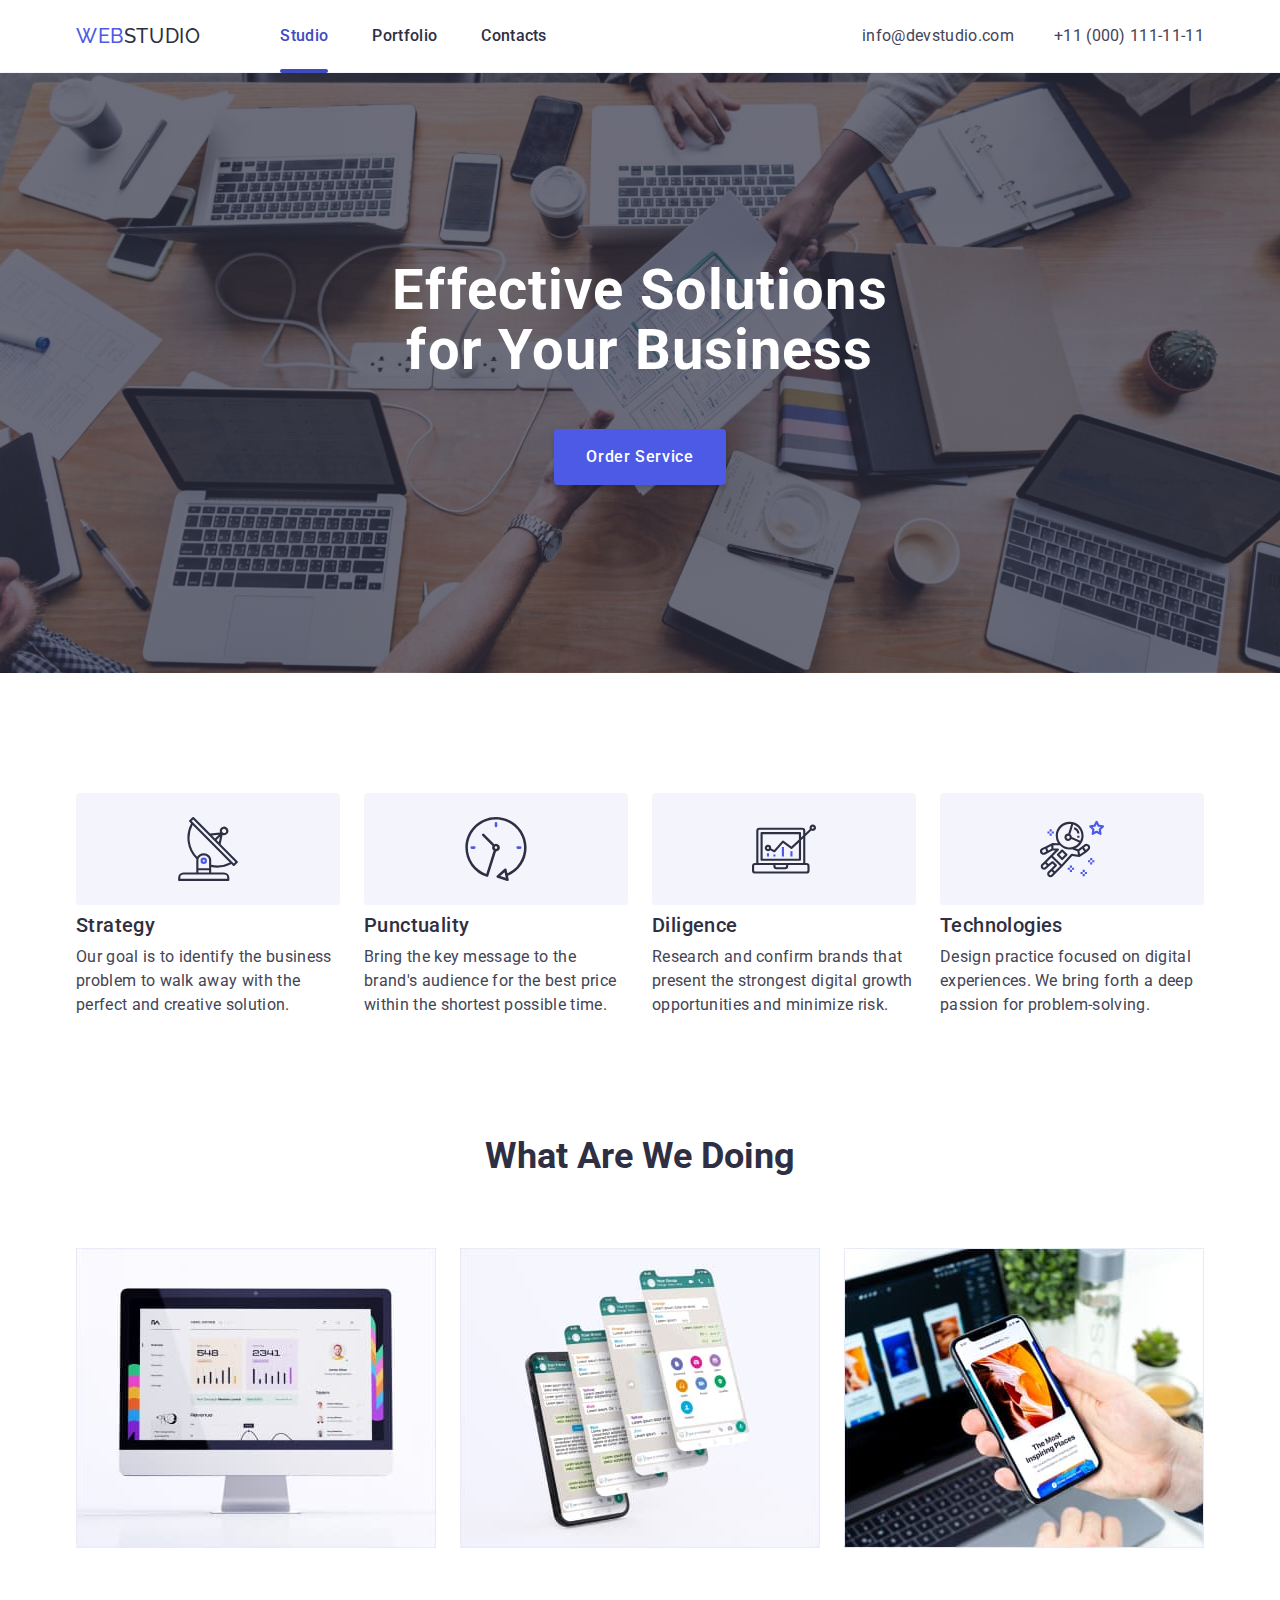
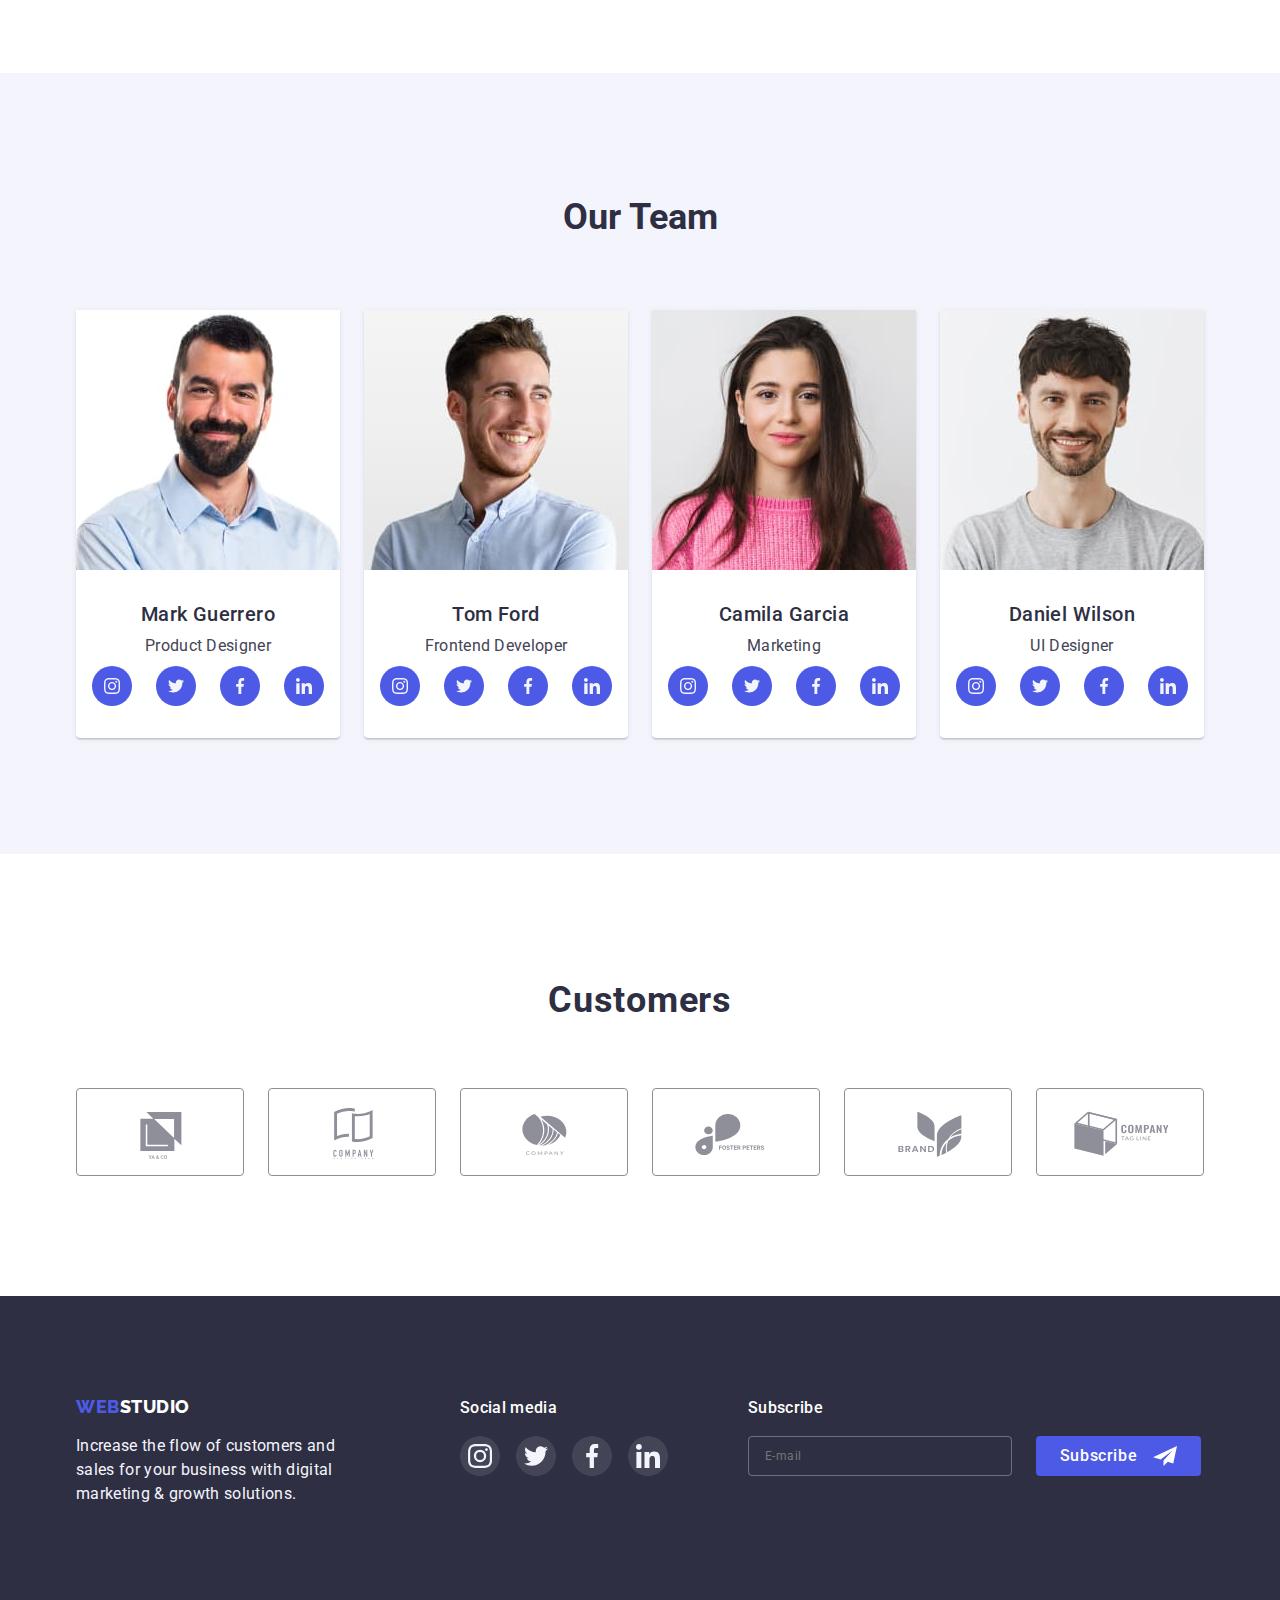
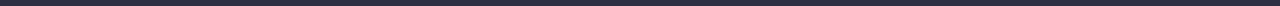
<file: index.html>
<!DOCTYPE html>
<html lang="en">
  <head>
    <meta charset="UTF-8" />
    <meta http-equiv="X-UA-Compatible" content="IE=edge" />
    <meta name="viewport" content="width=device-width, initial-scale=1.0" />
    <title>WebStudio</title>
    <link
      href="https://fonts.googleapis.com/css2?family=Raleway:wght@800&family=Roboto:wght@400;500;700;900&display=swap"
      rel="stylesheet"
    />
    <link
      rel="stylesheet"
      href="https://cdnjs.cloudflare.com/ajax/libs/modern-normalize/1.1.0/modern-normalize.min.css"
    />
    <link rel="stylesheet" href="./css/styles.css" />
  </head>
  <body>
    <!-- Header -->
    <header class="header">
      <div class="container main-nav">
        <!-- Navigation-->
        <nav class="nav">
          <!--Logo-->
          <a href="./index.html" class="logo"
            ><span class="accent">Web</span>Studio</a
          >
          <!--Links-->
          <ul class="menu-nav list">
            <li class="item"><a class="link current" href="">Studio</a></li>
            <li class="item">
              <a class="link" href="./portfolio.html">Portfolio</a>
            </li>
            <li class="item">
              <a class="link" href="#">Contacts</a>
            </li>
          </ul>
        </nav>
        <!-- Contacts -->
        <address class="address main-address">
          <ul class="contact-list list">
            <li class="item">
              <a href="mailto:info@devstudio.com" class="contact-link"
                >info@devstudio.com</a
              >
            </li>
            <li class="item">
              <a href="tel:+110001111111" class="contact-link"
                >+11 (000) 111-11-11</a
              >
            </li>
          </ul>
        </address>
      </div>
    </header>
    <!--Main-->
    <main>
      <!--Hero-->
      <section class="section-hero">
        <div class="container main-hero">
          <div class="hero-content">
            <h1 class="main-title">Effective Solutions for Your Business</h1>
            <button data-modal-open type="button" class="hero-button">
              Order Service
            </button>
          </div>
        </div>
      </section>

      <!--Advantages-->
      <section class="section-advant">
        <div class="container">
          <h2 class="visually-hidden">Advantages</h2>

          <ul class="list-advant list">
            <li class="item">
              <div class="icon-advant">
                <svg class="icon">
                  <use
                    href="./images/icons.svg#icon-antenna"
                    width="64"
                    height="64"
                  ></use>
                </svg>
              </div>
              <h3 class="sub-title">Strategy</h3>
              <p class="text">
                Our goal is to identify the business problem to walk away with
                the perfect and creative solution.
              </p>
            </li>
            <li class="item">
              <div class="icon-advant">
                <svg class="icon">
                  <use
                    href="./images/icons.svg#icon-clock"
                    width="64"
                    height="64"
                  ></use>
                </svg>
              </div>
              <h3 class="sub-title">Punctuality</h3>
              <p class="text">
                Bring the key message to the brand's audience for the best price
                within the shortest possible time.
              </p>
            </li>
            <li class="item">
              <div class="icon-advant">
                <svg class="icon">
                  <use
                    href="./images/icons.svg#icon-diagram"
                    width="64"
                    height="64"
                  ></use>
                </svg>
              </div>
              <h3 class="sub-title">Diligence</h3>
              <p class="text">
                Research and confirm brands that present the strongest digital
                growth opportunities and minimize risk.
              </p>
            </li>
            <li class="item">
              <div class="icon-advant">
                <svg class="icon">
                  <use
                    href="./images/icons.svg#icon-astronaut"
                    width="64"
                    height="64"
                  ></use>
                </svg>
              </div>
              <h3 class="sub-title">Technologies</h3>
              <p class="text">
                Design practice focused on digital experiences. We bring forth a
                deep passion for problem-solving.
              </p>
            </li>
          </ul>
        </div>
      </section>
      <!--ToDo-->
      <section class="todo-section">
        <div class="container">
          <h2 class="title">What are we doing</h2>
          <ul class="todo-list list">
            <li class="item">
              <img src="./images/pcsite.jpg" alt="Computer site" width="360" />
            </li>
            <li class="item">
              <img
                src="./images/app.jpg"
                alt="Mobile application"
                width="360"
              />
            </li>
            <li class="item">
              <img
                src="./images/mobileapp.jpg"
                alt="Adaptive layout"
                width="360"
              />
            </li>
          </ul>
        </div>
      </section>

      <!--Team-->
      <section class="section-team">
        <div class="container">
          <h2 class="title">Our Team</h2>
          <ul class="team-list list">
            <li class="item">
              <img
                src="./images/team1.jpg"
                alt="Product Designer"
                width="264"
              />
              <div class="team-content">
                <div class="team-text">
                  <h3 class="sub-title">Mark Guerrero</h3>
                  <p class="text">Product Designer</p>
                </div>
                <ul class="social-list">
                  <li class="social-item list">
                    <a class="social-link" href="#">
                      <svg class="social-icon">
                        <use href="./images/icons.svg#icon-instagram"></use>
                      </svg>
                    </a>
                  </li>
                  <li class="social-item list">
                    <a class="social-link" href="#">
                      <svg class="social-icon">
                        <use href="./images/icons.svg#icon-twitter"></use>
                      </svg>
                    </a>
                  </li>
                  <li class="social-item list">
                    <a class="social-link" href="#">
                      <svg class="social-icon">
                        <use href="./images/icons.svg#icon-facebook"></use>
                      </svg>
                    </a>
                  </li>
                  <li class="social-item list">
                    <a class="social-link" href="#">
                      <svg class="social-icon">
                        <use href="./images/icons.svg#icon-linkedin"></use>
                      </svg>
                    </a>
                  </li>
                </ul>
              </div>
            </li>
            <li class="item">
              <img
                src="./images/team2.jpg"
                alt="Frontend Developer"
                width="264"
              />
              <div class="team-content">
                <div class="team-text">
                  <h3 class="sub-title">Tom Ford</h3>
                  <p class="text">Frontend Developer</p>
                </div>
                <ul class="social-list">
                  <li class="social-item list">
                    <a class="social-link" href="#">
                      <svg class="social-icon">
                        <use href="./images/icons.svg#icon-instagram"></use>
                      </svg>
                    </a>
                  </li>
                  <li class="social-item list">
                    <a class="social-link" href="#">
                      <svg class="social-icon">
                        <use href="./images/icons.svg#icon-twitter"></use>
                      </svg>
                    </a>
                  </li>
                  <li class="social-item list">
                    <a class="social-link" href="#">
                      <svg class="social-icon">
                        <use href="./images/icons.svg#icon-facebook"></use>
                      </svg>
                    </a>
                  </li>
                  <li class="social-item list">
                    <a class="social-link" href="#">
                      <svg class="social-icon">
                        <use href="./images/icons.svg#icon-linkedin"></use>
                      </svg>
                    </a>
                  </li>
                </ul>
              </div>
            </li>
            <li class="item">
              <img src="./images/team3.jpg" alt="Marketing" width="264" />
              <div class="team-content">
                <div class="team-text">
                  <h3 class="sub-title">Camila Garcia</h3>
                  <p class="text">Marketing</p>
                </div>
                <ul class="social-list">
                  <li class="social-item list">
                    <a class="social-link" href="#">
                      <svg class="social-icon">
                        <use href="./images/icons.svg#icon-instagram"></use>
                      </svg>
                    </a>
                  </li>
                  <li class="social-item list">
                    <a class="social-link" href="#">
                      <svg class="social-icon">
                        <use href="./images/icons.svg#icon-twitter"></use>
                      </svg>
                    </a>
                  </li>
                  <li class="social-item list">
                    <a class="social-link" href="#">
                      <svg class="social-icon">
                        <use href="./images/icons.svg#icon-facebook"></use>
                      </svg>
                    </a>
                  </li>
                  <li class="social-item list">
                    <a class="social-link" href="#">
                      <svg class="social-icon">
                        <use href="./images/icons.svg#icon-linkedin"></use>
                      </svg>
                    </a>
                  </li>
                </ul>
              </div>
            </li>
            <li class="item">
              <img src="./images/team4.jpg" alt="UI Designer" width="264" />
              <div class="team-content">
                <div class="team-text">
                  <h3 class="sub-title">Daniel Wilson</h3>
                  <p class="text">UI Designer</p>
                </div>
                <ul class="social-list">
                  <li class="social-item list">
                    <a class="social-link" href="#">
                      <svg class="social-icon">
                        <use href="./images/icons.svg#icon-instagram"></use>
                      </svg>
                    </a>
                  </li>
                  <li class="social-item list">
                    <a class="social-link" href="#">
                      <svg class="social-icon">
                        <use href="./images/icons.svg#icon-twitter"></use>
                      </svg>
                    </a>
                  </li>
                  <li class="social-item list">
                    <a class="social-link" href="#">
                      <svg class="social-icon">
                        <use href="./images/icons.svg#icon-facebook"></use>
                      </svg>
                    </a>
                  </li>
                  <li class="social-item list">
                    <a class="social-link" href="#">
                      <svg class="social-icon">
                        <use href="./images/icons.svg#icon-linkedin"></use>
                      </svg>
                    </a>
                  </li>
                </ul>
              </div>
            </li>
          </ul>
        </div>
      </section>

      <!-- Customers -->
      <section class="customers">
        <div class="container">
          <h2 class="customers-title">Customers</h2>
          <ul class="customers-list list">
            <li class="customers-item">
              <a class="customers-link" href="#">
                <svg class="customers-icon">
                  <use
                    href="./images/icons.svg#icon-yaco"
                    width="104px"
                    height="56px"
                  ></use>
                </svg>
              </a>
            </li>
            <li class="customers-item">
              <a class="customers-link" href="#">
                <svg class="customers-icon">
                  <use
                    href="./images/icons.svg#icon-tagline"
                    width="104px"
                    height="56px"
                  ></use>
                </svg>
              </a>
            </li>
            <li class="customers-item">
              <a class="customers-link" href="#">
                <svg class="customers-icon">
                  <use
                    href="./images/icons.svg#icon-company"
                    width="104px"
                    height="56px"
                  ></use>
                </svg>
              </a>
            </li>
            <li class="customers-item">
              <a class="customers-link" href="#">
                <svg class="customers-icon">
                  <use
                    href="./images/icons.svg#icon-foster"
                    width="104px"
                    height="56px"
                  ></use>
                </svg>
              </a>
            </li>
            <li class="customers-item">
              <a class="customers-link" href="#">
                <svg class="customers-icon">
                  <use
                    href="./images/icons.svg#icon-brand"
                    width="104px"
                    height="56px"
                  ></use>
                </svg>
              </a>
            </li>
            <li class="customers-item">
              <a class="customers-link" href="#">
                <svg class="customers-icon">
                  <use
                    href="./images/icons.svg#icon-tag"
                    width="104px"
                    height="56px"
                  ></use>
                </svg>
              </a>
            </li>
          </ul>
        </div>
      </section>
    </main>

    <!--Footer-->
    <footer class="footer">
      <div class="container">
        <div class="footer-content">
          <div class="footer-text">
            <a href="./index.html" class="footer-logo"
              ><span class="accent">Web</span>Studio</a
            >
            <p class="white-text">
              Increase the flow of customers and sales for your business with
              digital marketing & growth solutions.
            </p>
          </div>
          <div class="footer-social">
            <p class="footer-title">Social media</p>
            <ul class="footer-list list">
              <li class="footer-item">
                <a class="footer-link" href="#">
                  <svg class="footer-icon">
                    <use href="./images/icons.svg#icon-instagram"></use>
                  </svg>
                </a>
              </li>
              <li class="footer-item">
                <a class="footer-link" href="#">
                  <svg class="footer-icon">
                    <use href="./images/icons.svg#icon-twitter"></use>
                  </svg>
                </a>
              </li>
              <li class="footer-item">
                <a class="footer-link" href="#">
                  <svg class="footer-icon">
                    <use href="./images/icons.svg#icon-facebook"></use>
                  </svg>
                </a>
              </li>

              <li class="footer-item">
                <a class="footer-link" href="#">
                  <svg class="footer-icon">
                    <use href="./images/icons.svg#icon-linkedin"></use>
                  </svg>
                </a>
              </li>
            </ul>
          </div>
          <div class="form">
            <p class="footer-title">Subscribe</p>
            <form class="footer-form">
              <input
                class="footer-input"
                type="email"
                name="email"
                placeholder="E-mail"
              />
              <button type="submit" class="footer-button">
                Subscribe
                <svg class="icon-send">
                  <use href="./images/icons.svg#icon-telegram"></use>
                </svg>
              </button>
            </form>
          </div>
        </div>
      </div>
    </footer>

    <!-- Modal -->
    <div class="backdrop is-hidden" data-modal>
      <div class="modal">
        <button data-modal-close class="button-icon" type="button">
          <svg class="modal-icon">
            <use href="./images/icons.svg#icon-cross"></use>
          </svg>
        </button>
        <p class="modal-title">Leave your contacts and we will call you back</p>
        <form class="modal-form">
          <div class="form-item">
            <label class="form-label" for="name">Name</label>
            <div class="input-icon">
              <input class="form-input" type="text" name="name" id="name" />
              <svg class="form-icon">
                <use href="./images/icons.svg#icon-person-black"></use>
              </svg>
            </div>
          </div>
          <div class="form-item">
            <label class="form-label" for="phone">Phone</label>
            <div class="input-icon">
              <input class="form-input" type="tel" name="phone" id="phone" />
              <svg class="form-icon big-icon">
                <use href="./images/icons.svg#icon-phone-black"></use>
              </svg>
            </div>
          </div>
          <div class="form-item">
            <label class="form-label" for="email">Email</label>
            <div class="input-icon">
              <input class="form-input" type="email" name="email" id="email" />
              <svg class="form-icon big-icon">
                <use href="./images/icons.svg#icon-email-black"></use>
              </svg>
            </div>
          </div>
          <div class="form-item textarea">
            <label class="form-label" for="comment">Comment</label>
            <textarea
              class="form-textarea"
              name="comment"
              id="comment"
              placeholder="Text input"
            ></textarea>
          </div>
          <div class="form-check">
            <label class="check-label">
              <input class="checkbox" type="checkbox" />
              <span class="checkbox-icon"></span>
              I accept the terms and conditions of the
              <a class="link" href="#">Privacy Policy</a>
            </label>
          </div>
          <button class="form-button hero-button" type="submit">Send</button>
        </form>
      </div>
    </div>
    <!-- JavaScript -->
    <script src="./js/modal.js"></script>
  </body>
</html>
</file>
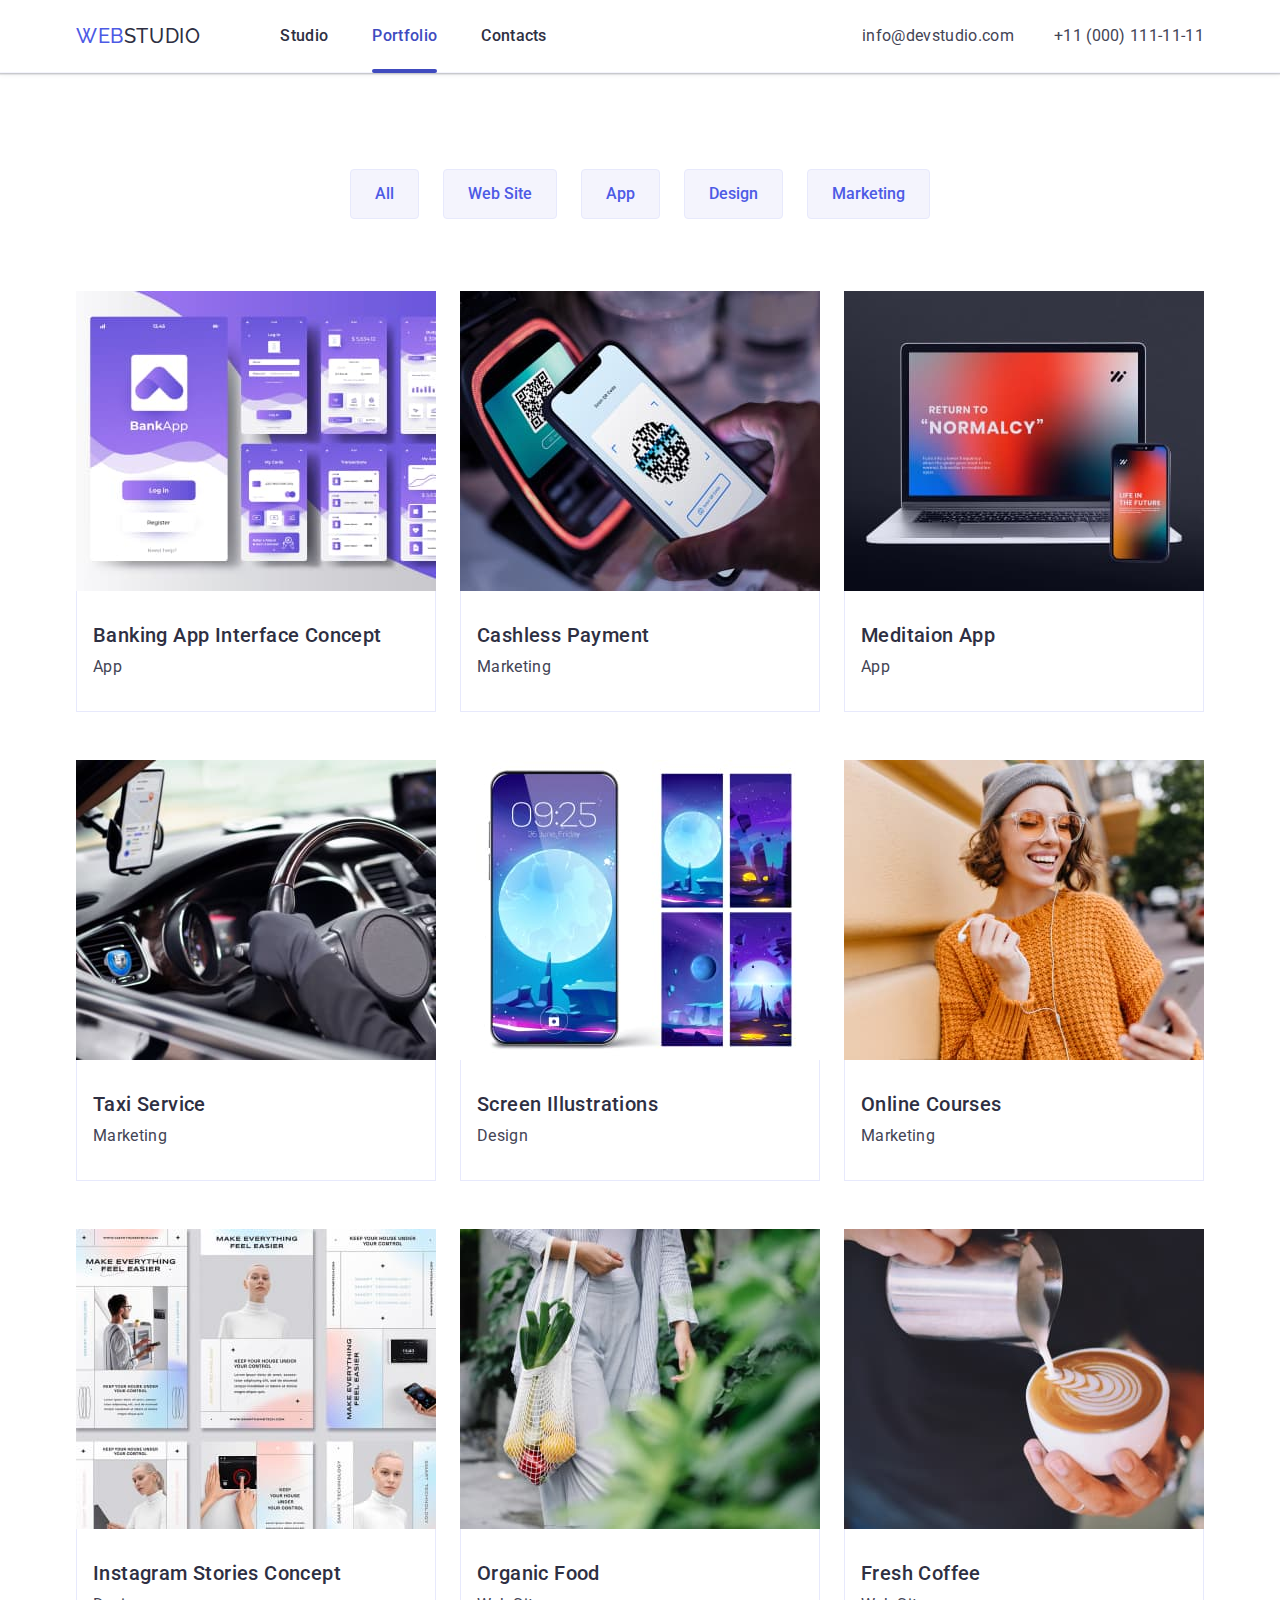
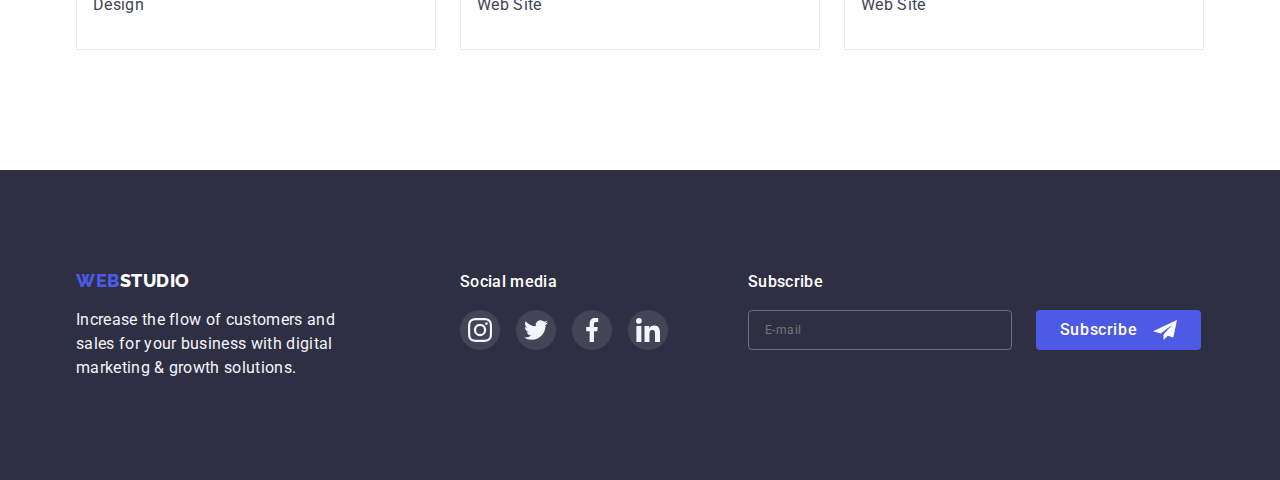
<file: portfolio.html>
<!DOCTYPE html>
<html lang="en">
  <head>
    <meta charset="UTF-8" />
    <meta http-equiv="X-UA-Compatible" content="IE=edge" />
    <meta name="viewport" content="width=device-width, initial-scale=1.0" />
    <title>Portfolio WebStudio</title>
    <link
      href="https://fonts.googleapis.com/css2?family=Raleway:wght@800&family=Roboto:wght@400;500;700;900&display=swap"
      rel="stylesheet"
    />
    <link
      rel="stylesheet"
      href="https://cdnjs.cloudflare.com/ajax/libs/modern-normalize/1.1.0/modern-normalize.min.css"
    />
    <link rel="stylesheet" href="./css/styles.css" />
  </head>
  <body>
    <!-- Header -->
    <header class="header">
      <div class="container main-nav">
        <!-- Navigation -->
        <nav class="nav">
          <!--Logo-->
          <a href="./index.html" class="logo"
            ><span class="accent">Web</span>Studio</a
          >
          <!--Links-->
          <ul class="menu-nav list">
            <li class="item"><a class="link" href="./index.html">Studio</a></li>
            <li class="item">
              <a class="link current" href="./portfolio.html">Portfolio</a>
            </li>
            <li class="item"><a class="link" href="">Contacts</a></li>
          </ul>
        </nav>
        <!-- Contacts -->
        <address class="address main-address">
          <ul class="contact-list list">
            <li class="item">
              <a href="mailto:info@devstudio.com" class="contact-link"
                >info@devstudio.com</a
              >
            </li>
            <li class="item">
              <a href="tel:+110001111111" class="contact-link"
                >+11 (000) 111-11-11</a
              >
            </li>
          </ul>
        </address>
      </div>
    </header>
    <!-- Main -->
    <main>
      <!-- Works Button -->
      <section class="works-section">
        <div class="container">
          <h1 class="visually-hidden">Works</h1>
          <ul class="works-list list">
            <li class="item">
              <button type="button" class="works-button">All</button>
            </li>
            <li class="item">
              <button type="button" class="works-button">Web Site</button>
            </li>
            <li class="item">
              <button type="button" class="works-button">App</button>
            </li>
            <li class="item">
              <button type="button" class="works-button">Design</button>
            </li>
            <li class="item">
              <button type="button" class="works-button">Marketing</button>
            </li>
          </ul>
          <!-- Card list -->
          <ul class="card-list list">
            <li class="card-item item">
              <a href="#" class="card-link">
                <div class="card-thumb">
                  <img src="./images/work1.jpg" alt="Banking App" width="360" />
                  <div class="card-overlay">
                    <p class="card-text">
                      14 Stylish and User-Friendly App Design Concepts · Task
                      Manager App · Calorie Tracker App · Exotic Fruit Ecommerce
                      App · Cloud Storage App
                    </p>
                  </div>
                </div>
                <div class="card-content">
                  <h2 class="sub-title">Banking App Interface Concept</h2>
                  <p class="text">App</p>
                </div>
              </a>
            </li>
            <li class="card-item item">
              <a href="#" class="card-link">
                <div class="card-thumb">
                  <img
                    src="./images/work2.jpg"
                    alt="Cashless Payment"
                    width="360"
                  />
                  <div class="card-overlay">
                    <p class="card-text">
                      14 Stylish and User-Friendly App Design Concepts · Task
                      Manager App · Calorie Tracker App · Exotic Fruit Ecommerce
                      App · Cloud Storage App
                    </p>
                  </div>
                </div>
                <div class="card-content">
                  <h2 class="sub-title">Cashless Payment</h2>
                  <p class="text">Marketing</p>
                </div>
              </a>
            </li>
            <li class="card-item item">
              <a href="#" class="card-link">
                <div class="card-thumb">
                  <img
                    src="./images/work3.jpg"
                    alt="Meditaion App"
                    width="360"
                  />
                  <div class="card-overlay">
                    <p class="card-text">
                      14 Stylish and User-Friendly App Design Concepts · Task
                      Manager App · Calorie Tracker App · Exotic Fruit Ecommerce
                      App · Cloud Storage App
                    </p>
                  </div>
                </div>
                <div class="card-content">
                  <h2 class="sub-title">Meditaion App</h2>
                  <p class="text">App</p>
                </div>
              </a>
            </li>
            <li class="card-item item">
              <a href="" class="card-link">
                <div class="card-thumb">
                  <img
                    src="./images/work4.jpg"
                    alt="Taxi Service"
                    width="360"
                  />
                  <div class="card-overlay">
                    <p class="card-text">
                      14 Stylish and User-Friendly App Design Concepts · Task
                      Manager App · Calorie Tracker App · Exotic Fruit Ecommerce
                      App · Cloud Storage App
                    </p>
                  </div>
                </div>
                <div class="card-content">
                  <h2 class="sub-title">Taxi Service</h2>
                  <p class="text">Marketing</p>
                </div>
              </a>
            </li>
            <li class="card-item item">
              <a href="" class="card-link">
                <div class="card-thumb">
                  <img
                    src="./images/work5.jpg"
                    alt="Screen Illustrations"
                    width="360"
                  />
                  <div class="card-overlay">
                    <p class="card-text">
                      14 Stylish and User-Friendly App Design Concepts · Task
                      Manager App · Calorie Tracker App · Exotic Fruit Ecommerce
                      App · Cloud Storage App
                    </p>
                  </div>
                </div>
                <div class="card-content">
                  <h2 class="sub-title">Screen Illustrations</h2>
                  <p class="text">Design</p>
                </div>
              </a>
            </li>
            <li class="card-item item">
              <a href="" class="card-link">
                <div class="card-thumb">
                  <img
                    src="./images/work6.jpg"
                    alt="Online Courses"
                    width="360"
                  />
                  <div class="card-overlay">
                    <p class="card-text">
                      14 Stylish and User-Friendly App Design Concepts · Task
                      Manager App · Calorie Tracker App · Exotic Fruit Ecommerce
                      App · Cloud Storage App
                    </p>
                  </div>
                </div>
                <div class="card-content">
                  <h2 class="sub-title">Online Courses</h2>
                  <p class="text">Marketing</p>
                </div>
              </a>
            </li>
            <li class="card-item item">
              <a href="" class="card-link">
                <div class="card-thumb">
                  <img
                    src="./images/work7.jpg"
                    alt="Instagram Stories Concept"
                    width="360"
                  />
                  <div class="card-overlay">
                    <p class="card-text">
                      14 Stylish and User-Friendly App Design Concepts · Task
                      Manager App · Calorie Tracker App · Exotic Fruit Ecommerce
                      App · Cloud Storage App
                    </p>
                  </div>
                </div>
                <div class="card-content">
                  <h2 class="sub-title">Instagram Stories Concept</h2>
                  <p class="text">Design</p>
                </div>
              </a>
            </li>
            <li class="card-item item">
              <a href="" class="card-link">
                <div class="card-thumb">
                  <img
                    src="./images/work8.jpg"
                    alt="Organic Food"
                    width="360"
                  />
                  <div class="card-overlay">
                    <p class="card-text">
                      14 Stylish and User-Friendly App Design Concepts · Task
                      Manager App · Calorie Tracker App · Exotic Fruit Ecommerce
                      App · Cloud Storage App
                    </p>
                  </div>
                </div>
                <div class="card-content">
                  <h2 class="sub-title">Organic Food</h2>
                  <p class="text">Web Site</p>
                </div>
              </a>
            </li>
            <li class="card-item item">
              <a href="" class="card-link">
                <div class="card-thumb">
                  <img
                    src="./images/work9.jpg"
                    alt="Fresh Coffee"
                    width="360"
                  />
                  <div class="card-overlay">
                    <p class="card-text">
                      14 Stylish and User-Friendly App Design Concepts · Task
                      Manager App · Calorie Tracker App · Exotic Fruit Ecommerce
                      App · Cloud Storage App
                    </p>
                  </div>
                </div>
                <div class="card-content">
                  <h2 class="sub-title">Fresh Coffee</h2>
                  <p class="text">Web Site</p>
                </div>
              </a>
            </li>
          </ul>
        </div>
      </section>
    </main>
    <!-- Footer -->
    <footer class="footer">
      <div class="container">
        <div class="footer-content">
          <div class="footer-text">
            <a href="./index.html" class="footer-logo"
              ><span class="accent">Web</span>Studio</a
            >
            <p class="white-text">
              Increase the flow of customers and sales for your business with
              digital marketing & growth solutions.
            </p>
          </div>
          <div class="footer-social">
            <p class="footer-title">Social media</p>
            <ul class="footer-list list">
              <li class="footer-item">
                <a class="footer-link" href="#">
                  <svg class="footer-icon">
                    <use href="./images/icons.svg#icon-instagram"></use>
                  </svg>
                </a>
              </li>
              <li class="footer-item">
                <a class="footer-link" href="#">
                  <svg class="footer-icon">
                    <use href="./images/icons.svg#icon-twitter"></use>
                  </svg>
                </a>
              </li>
              <li class="footer-item">
                <a class="footer-link" href="#">
                  <svg class="footer-icon">
                    <use href="./images/icons.svg#icon-facebook"></use>
                  </svg>
                </a>
              </li>

              <li class="footer-item">
                <a class="footer-link" href="#">
                  <svg class="footer-icon">
                    <use href="./images/icons.svg#icon-linkedin"></use>
                  </svg>
                </a>
              </li>
            </ul>
          </div>
          <div class="form">
            <p class="footer-title">Subscribe</p>
            <form class="footer-form">
              <input
                class="footer-input"
                type="email"
                name="email"
                placeholder="E-mail"
              />
              <button type="submit" class="footer-button">
                Subscribe
                <svg class="icon-send">
                  <use href="./images/icons.svg#icon-telegram"></use>
                </svg>
              </button>
            </form>
          </div>
        </div>
      </div>
    </footer>
  </body>
</html>
</file>
<file: css/styles.css>
:root {
  --first-bg-color: #f4f4fd;
  --deafult-white-color: #ffffff;
  --primary-color: #2e2f42;
  --second-color: #434455;
  --accent: #404bbf;
  --span-accent: #4d5ae5;
  --first-button-color: #f4f4fd;
  --button-border-color: #e7e9fc;
  --border-color: #8e8f99;
  --green-color: #31d0aa;
  --timing-function: cubic-bezier(0.4, 0, 0.2, 1);
}

body {
  margin: 0;
  padding: 0;

  font-family: 'Roboto', sans-serif;
  color: var(--primary-color);
  background-color: var(--deafult-white-color);
}

h1,
h2,
h3,
h4,
h5,
h6,
p,
ul {
  margin: 0;
  padding: 0;
}

img {
  display: block;
  max-width: 100%;
  height: auto;
}

/* Utilities */

.container {
  width: 1158px;
  margin: 0 auto;
  padding-right: 15px;
  padding-left: 15px;
}

.list {
  list-style: none;
}

.visually-hidden {
  position: absolute;
  white-space: nowrap;
  width: 1px;
  height: 1px;
  overflow: hidden;
  border: 0;
  padding: 0;
  clip: rect(0 0 0 0);
  clip-path: inset(50%);
  margin: -1px;
}

.sub-title {
  margin-bottom: 8px;

  font-weight: 500;
  font-size: 20px;
  line-height: 1.2;
  letter-spacing: 0.02em;
}

.title {
  margin-bottom: 72px;

  font-weight: 700;
  font-size: 36px;
  line-height: 1.1;
  text-align: center;
  text-transform: capitalize;
}

.text {
  color: var(--second-color);
  font-size: 16px;
  line-height: 1.5;
  letter-spacing: 0.02em;
}

/* Header */

.header {
  border-bottom: 1px solid var(--first-button-color);
  box-shadow: 0px 2px 1px rgba(46, 47, 66, 0.08),
    0px 1px 1px rgba(46, 47, 66, 0.16), 0px 1px 6px rgba(46, 47, 66, 0.08);
}

/* Logo */

.main-nav {
  display: flex;
  align-items: center;
}

.nav {
  display: flex;
  align-items: center;
}

.logo {
  margin-right: 76px;

  color: var(--primary-color);
  font-family: 'Raleway', sans-serif;
  font-weight: 500;
  font-size: 20px;
  line-height: 1.33;
  text-decoration: none;
  text-transform: uppercase;
  letter-spacing: 0.03em;
}

.accent {
  color: var(--span-accent);
}

/* Menu Nav */

.menu-nav {
  display: flex;
}

.menu-nav .item + .item {
  margin-left: 40px;
}

.menu-nav .link {
  position: relative;

  display: block;
  padding-top: 24px;
  padding-bottom: 24px;

  color: var(--primary-color);
  font-weight: 500;
  font-size: 16px;
  line-height: 1.5;
  text-decoration: none;
  letter-spacing: 0.02em;

  transition: color 250ms var(--timing-function);
}

.link:hover,
.link:focus,
.contact-link:hover,
.contact-link:focus {
  color: var(--accent);
}

.menu-nav .link.current {
  color: var(--accent);
}

.menu-nav .link.current::after {
  position: absolute;
  bottom: -1px;

  content: '';
  display: block;

  width: 100%;
  height: 4px;

  background-color: var(--accent);
  border-radius: 2px;
}

/* Nav Contacts */

.address {
  margin-left: auto;
}

.contact-list {
  display: flex;
}

.contact-list .item + .item {
  margin-left: 40px;
}

.contact-link {
  display: inline-block;
  padding-top: 24px;
  padding-bottom: 24px;

  color: var(--second-color);
  font-style: normal;
  font-size: 16px;
  line-height: 1.5;
  text-decoration: none;
  letter-spacing: 0.02em;

  transition: color 250ms var(--timing-function);
}

/* Main */

/* Hero */

.section-hero {
  margin: 0 auto;
  padding-top: 188px;
  padding-bottom: 188px;
  max-width: 1440px;

  background-color: var(--primary-color);
  text-align: center;

  background-image: linear-gradient(
      rgba(46, 47, 66, 0.7),
      rgba(46, 47, 66, 0.7)
    ),
    url(../images/people-office.jpg);
  background-repeat: no-repeat;
  background-size: cover;
  background-position: center;
}

.main-title {
  margin: 0 auto;
  margin-bottom: 48px;
  max-width: 500px;

  color: var(--deafult-white-color);
  font-weight: 700;
  font-size: 56px;
  line-height: 1.07;
  text-align: center;
  letter-spacing: 0.02em;
}

.hero-button {
  min-width: 169px;
  padding: 16px 32px;
  border-radius: 4px;

  font-family: Roboto, sans-serif;
  color: var(--deafult-white-color);
  background-color: var(--span-accent);
  font-weight: 500;
  font-size: 16px;
  line-height: 1.5;
  cursor: pointer;
  letter-spacing: 0.04em;
  border: transparent;
  box-shadow: 0px 4px 4px rgba(0, 0, 0, 0.15);

  transition: background-color 250ms var(--timing-function);
}

.hero-button:hover,
.hero-button:focus {
  background-color: var(--accent);
}

/* Advantages */

.section-advant {
  padding-top: 120px;
  padding-bottom: 120px;
}

.list-advant {
  display: flex;
}

.list-advant .item + .item {
  margin-left: 24px;
}

.list-advant .item {
  flex-basis: calc((100% - 72px) / 4);
}

.icon-advant {
  padding: 24px 0;
  margin-bottom: 8px;

  display: flex;
  justify-content: center;

  background-color: var(--first-bg-color);
  border-radius: 4px;
}

.icon {
  width: 64px;
  height: 64px;
}

/* ToDo */

.todo-section {
  padding-bottom: 125px;
}

.todo-list {
  display: flex;
  justify-content: center;
}

.todo-list .item + .item {
  margin-left: 24px;
}

/* Team */

.section-team {
  padding-top: 125px;
  padding-bottom: 116px;
  background-color: var(--first-bg-color);
}

.team-list {
  display: flex;
}

.team-content {
  padding: 32px 16px;
}

.team-text {
  margin-bottom: 8px;
}

.team-list .sub-title {
  margin-bottom: 8px;

  font-weight: 500;
  font-size: 20px;
  line-height: 1.2;
  letter-spacing: 0.02em;
  text-align: center;
}

.team-list .text {
  color: var(--second-color);
  font-size: 16px;
  line-height: 1.5;
  letter-spacing: 0.02em;
  text-align: center;
}

.team-list .item + .item {
  margin-left: 24px;
}

.team-list .item {
  box-shadow: 0px 1px 6px rgba(46, 47, 66, 0.08),
    0px 1px 1px rgba(46, 47, 66, 0.16), 0px 2px 1px rgba(46, 47, 66, 0.08);
  background-color: var(--deafult-white-color);
  border-radius: 0px 0px 4px 4px;
}

.social-list {
  display: flex;
  justify-content: center;
}

.social-item {
  display: flex;
  margin-left: 24px;

  width: 40px;
  height: 40px;
}

.social-item:first-child {
  margin-left: 0px;
}

.social-link {
  display: flex;
  justify-content: center;
  align-items: center;

  width: 100%;
  height: 100%;

  border-radius: 50%;
  background-color: var(--span-accent);

  transition: background-color 250ms var(--timing-function);
}

.social-link:hover,
.social-link:focus {
  background-color: var(--accent);
}

.social-icon {
  justify-content: center;
  align-items: center;
  width: 16px;
  height: 16px;
}

/* Customers */

.customers {
  padding-top: 130px;
  padding-bottom: 120px;
}

.customers-list {
  display: flex;
  justify-content: center;
  align-items: center;
}

.customers-title {
  margin-bottom: 72px;

  color: var(--primary-color);
  font-weight: 700;
  font-size: 36px;
  line-height: 0.9;
  text-align: center;
  letter-spacing: 0.02em;
  text-transform: capitalize;
}

.customers-icon {
  fill: currentColor;
}

.customers-link {
  display: flex;
  padding: 16px 31px;

  width: 100%;
  height: 100%;

  border: 1px solid var(--border-color);
  color: var(--border-color);
  border-radius: 4px;
  transition: color 250ms var(--timing-function),
    border 250ms var(--timing-function);
}

.customers-link:hover,
.customers-link:focus {
  border-color: var(--accent);
  color: var(--accent);
}

.customers-item {
  width: 168px;
  height: 88px;
  margin-left: 24px;
}

.customers-item:first-child {
  margin-left: 0;
}

/* Footer */

.footer {
  padding-top: 100px;
  padding-bottom: 100px;

  background-color: var(--primary-color);
}

.footer-content {
  display: flex;
}

.footer-logo {
  display: inline-block;
  margin-bottom: 16px;

  font-family: 'Raleway', sans-serif;
  color: var(--deafult-white-color);
  font-weight: 800;
  font-size: 18px;
  line-height: 1.2;
  letter-spacing: 0.03em;
  text-transform: uppercase;
  text-decoration: none;
}

.footer .white-text {
  width: 264px;

  color: var(--first-button-color);
  font-size: 16px;
  line-height: 1.5;
  letter-spacing: 0.02em;
}

.footer-title {
  display: block;
  margin-bottom: 16px;

  color: var(--deafult-white-color);
  font-weight: 500;
  font-size: 16px;
  line-height: 1.5;
  letter-spacing: 0.02em;
}

.footer-icon {
  width: 24px;
  height: 24px;
}

.footer-list {
  display: flex;
}

.footer-social {
  justify-content: center;
  align-items: center;
  margin-left: 120px;
}

.footer-item {
  margin-left: 16px;
  width: 40px;
  height: 40px;
}

.footer-item:first-child {
  margin-left: 0;
}

.footer-link {
  display: flex;
  justify-content: center;
  align-items: center;

  width: 100%;
  height: 100%;

  border-radius: 50%;
  background-color: rgba(255, 255, 255, 0.1);
  transition: background-color 250ms var(--timing-function);
}

.footer-link:hover,
.footer-link:focus {
  background-color: var(--green-color);
}

/* Footer form */

.form {
  margin-left: 80px;
}

.footer-form {
  display: flex;
  gap: 24px;
  margin-top: 16px;
}

.footer-input {
  padding: 8px 16px;
  width: 264px;
  height: 40px;

  font-size: 12px;
  line-height: 2;
  letter-spacing: 0.04em;

  color: rgba(255, 255, 255, 0.6);
  background-color: transparent;
  border: 1px solid rgba(255, 255, 255, 0.3);
  border-radius: 4px;
}

.footer-button {
  display: flex;
  align-items: center;
  justify-content: center;
  gap: 16px;
  width: 165px;
  height: 40px;

  font-weight: 500;
  font-size: 16px;
  line-height: 1.5;
  letter-spacing: 0.04em;

  color: var(--deafult-white-color);
  background: var(--span-accent);
  border-radius: 4px;
  border-color: transparent;
  cursor: pointer;

  transition: background-color 250ms var(--timing-function);
}

.footer-button:hover,
.footer-button:focus {
  background: var(--accent);
}

.icon-send {
  width: 24px;
  height: 24px;
}

/* Modal */

.backdrop {
  position: fixed;
  top: 0;
  left: 0;

  width: 100%;
  height: 100%;

  background: rgba(46, 47, 66, 0.4);
  transition: opacity 250ms var(--timing-function),
    visibility 250ms var(--timing-function);
}

.backdrop.is-hidden {
  opacity: 0;
  pointer-events: none;
  visibility: hidden;
}

.modal {
  position: absolute;
  top: 50%;
  left: 50%;
  transform: translate(-50%, -50%);

  min-width: 408px;
  min-height: 576px;
  padding: 72px 24px 24px 24px;

  background-color: #fff;
  border-radius: 4px;
  box-shadow: 0px 1px 1px rgba(0, 0, 0, 0.14), 0px 1px 3px rgba(0, 0, 0, 0.12),
    0px 2px 1px rgba(0, 0, 0, 0.2);
  transition: transform 250ms var(--timing-function);
}

.backdrop.is-hidden .modal {
  transform: translate(-50%, -50%) scale(0.9);
}

.button-icon {
  position: absolute;
  display: flex;
  align-items: center;
  justify-content: center;
  top: 24px;
  right: 24px;
  height: 24px;
  width: 24px;
  background: #e7e9fc;
  border: 1px solid rgba(0, 0, 0, 0.1);
  border-radius: 50%;
  transition: background 250ms var(--timing-function),
    fill 250ms var(--timing-function);
  cursor: pointer;
  fill: currentColor;
}
.button-icon:hover,
.button-icon:focus {
  background-color: var(--accent);
  fill: var(--deafult-white-color);
}

.modal-icon {
  width: 8px;
  height: 8px;
}

.modal-title {
  margin-bottom: 16px;

  color: var(--primary-color);
  text-align: center;
  font-weight: 500;
  font-size: 16px;
  line-height: 1.5;
  letter-spacing: 0.02em;
}

/* Form */

.form-item {
  display: flex;
  flex-direction: column;
  margin-bottom: 8px;
}

.form-label {
  margin-bottom: 4px;

  color: var(--border-color);
  font-size: 12px;
  line-height: 1.17;
  letter-spacing: 0.04em;
}

.form-input {
  padding-left: 38px;
  width: 360px;
  height: 40px;

  border: 1px solid rgba(33, 33, 33, 0.2);
  border-radius: 4px;
  outline: none;

  transition: border 250ms var(--timing-function);
}

.form-input:focus {
  border: 1px solid var(--accent);
}

.input-icon {
  position: relative;
}

.form-icon {
  position: absolute;
  top: 50%;
  left: 19px;
  transform: translateY(-50%);

  width: 18px;
  height: 18px;
  transition: fill 250ms var(--timing-function);
}

.big-icon {
  width: 18px;
  height: 24px;
}

.form-input:focus + .form-icon {
  fill: var(--accent);
}

.textarea {
  margin-bottom: 16px;
}

.form-textarea {
  width: 360px;
  height: 120px;
  padding: 8px 16px;

  border: 1px solid rgba(33, 33, 33, 0.2);
  border-radius: 4px;

  outline: none;
  resize: none;

  transition: border 250ms var(--timing-function);
}

.form-textarea::placeholder {
  font-size: 12px;
  line-height: 1.17;
  letter-spacing: 0.04em;
  color: rgba(46, 47, 66, 0.4);
}

.form-textarea:focus {
  border: 1px solid var(--accent);
}

.form-check {
  display: flex;
  align-items: center;
  margin-bottom: 24px;
}

.checkbox {
  position: absolute;
  white-space: nowrap;
  width: 1px;
  height: 1px;
  overflow: hidden;
  border: 0;
  padding: 0;
  clip: rect(0 0 0 0);
  clip-path: inset(50%);
  margin: -1px;
}

.check-label {
  display: flex;
  align-items: center;
  font-size: 12px;
  line-height: 1.17;
  letter-spacing: 0.04em;
  color: var(--border-color);
}

.link {
  color: var(--accent);
  margin-left: 4px;
}

.checkbox-icon {
  display: inline-block;
  margin-right: 8px;
  width: 16px;
  height: 16px;

  border: 1px solid var(--primary-color);
  border-radius: 2px;
}

.checkbox:checked + .checkbox-icon {
  background-image: url('../images/checkbox1.svg');
  background-color: var(--accent);
  background-size: contain;
  background-origin: border-box;
  border: transparent;
}

.form-button {
  margin: 0 96px;
}

/* ============= Portfolio ============*/

/* Works */

.works-section {
  padding-top: 96px;
  padding-bottom: 120px;
}

.works-list {
  display: flex;
  justify-content: center;
  margin-bottom: 72px;
}

.works-list .item + .item {
  margin-left: 24px;
}

.works-button {
  padding: 12px 24px;

  font-family: Roboto;
  color: var(--span-accent);
  background-color: var(--first-button-color);
  font-weight: 500;
  font-size: 16px;
  line-height: 1.5;
  cursor: pointer;
  border: 1px solid var(--button-border-color);
  border-radius: 4px;
  transition: color 250ms var(--timing-function),
    background-color 250ms var(--timing-function),
    box-shadow 250ms var(--timing-function),
    border-color 250ms var(--timing-function);
}

.works-button:hover,
.works-button:focus {
  color: var(--deafult-white-color);
  background-color: var(--accent);
  border-color: transparent;
  box-shadow: 0px 3px 1px rgba(0, 0, 0, 0.1), 0px 2px 1px rgba(0, 0, 0, 0.08),
    0px 2px 2px rgba(0, 0, 0, 0.12);
}

/* Card List */

.card-list {
  display: flex;
  flex-wrap: wrap;
  justify-content: center;

  gap: 48px 24px;
}

.card-thumb {
  position: relative;
  overflow: hidden;
}

.card-overlay {
  position: absolute;
  top: 0;
  left: 0;

  width: 100%;
  height: 100%;
  background: #4d5ae5;
  opacity: 0;

  transition: transform 250ms var(--timing-function),
    opacity 250ms var(--timing-function);
  transform: translateY(100%);
}

.card-text {
  position: absolute;
  top: 80px;
  left: 50%;
  transform: translate(-50%, -50%);

  width: 296px;

  color: var(--deafult-white-color);
  font-size: 16px;
  line-height: 1.5;
  letter-spacing: 0.02em;
}

.card-link:hover .card-overlay,
.card-link:focus .card-overlay {
  opacity: 1;
  transform: translate(0);
}

.card-list > .item {
  flex-basis: calc((100% - 48px) / 3);
}

.card-content {
  padding: 32px 16px;
  border-bottom: 1px solid var(--button-border-color);
  border-right: 1px solid var(--button-border-color);
  border-left: 1px solid var(--button-border-color);
}

.card-link {
  display: block;
  color: var(--primary-color);
  text-decoration: none;
  transition: box-shadow 250ms var(--timing-function);
}

.card-link:hover,
.card-link:focus {
  box-shadow: 0px 1px 6px rgba(46, 47, 66, 0.08),
    0px 1px 1px rgba(46, 47, 66, 0.16), 0px 2px 1px rgba(46, 47, 66, 0.08);
}
</file>
